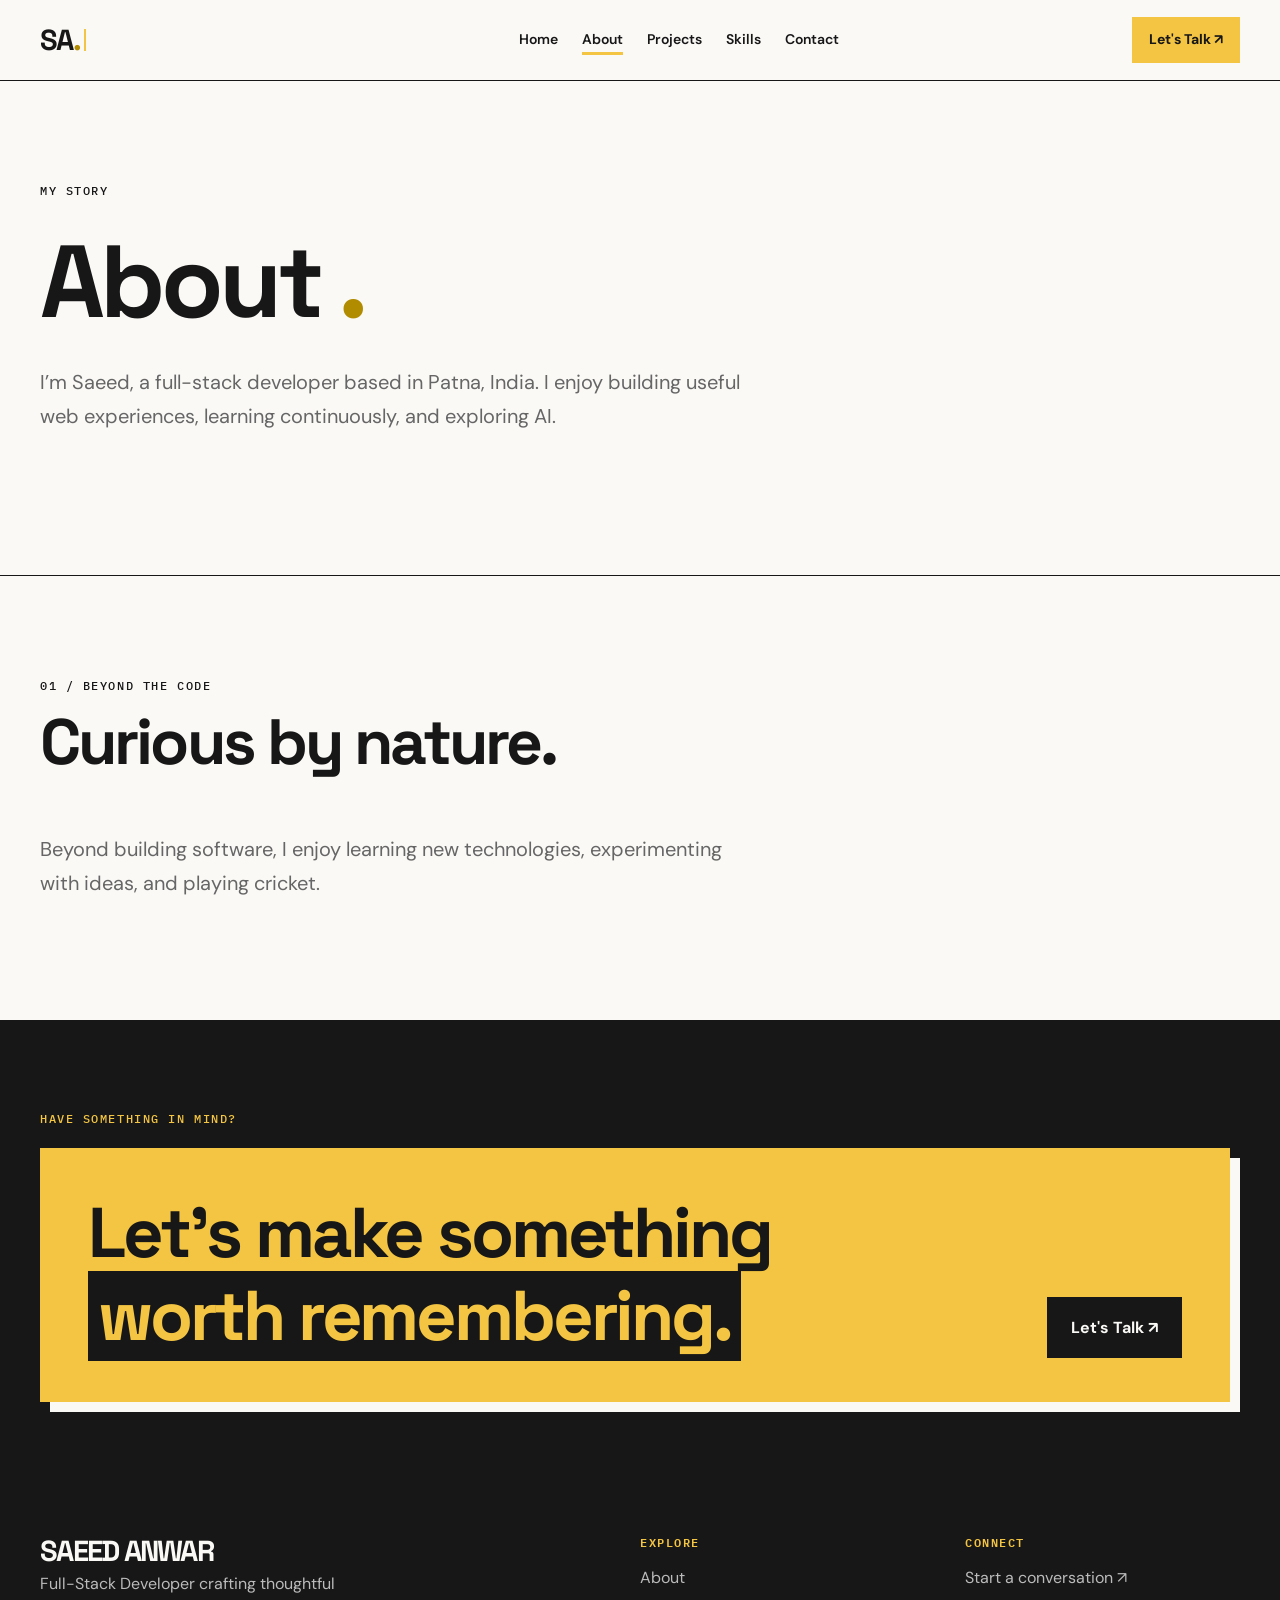
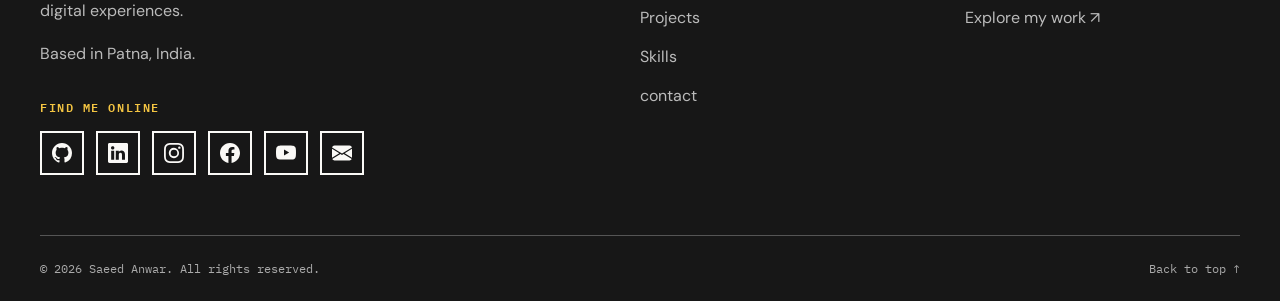
<file: about.html>
<!DOCTYPE html>
<html lang="en">
 <head>
  <meta charset="utf-8"/>
  <meta content="width=device-width, initial-scale=1.0" name="viewport"/>
  <meta content="#FAF9F6" name="theme-color"/>
  <title>
   About | Saeed Anwar
  </title>
  <meta content="I&rsquo;m Saeed, a full-stack developer based in Patna, India. I enjoy building useful web experiences, learning continuously, and exploring AI." name="description"/>
  <!-- Google Fonts -->
  <link href="https://fonts.googleapis.com" rel="preconnect"/>
  <link crossorigin="" href="https://fonts.gstatic.com" rel="preconnect"/>
  <link href="https://fonts.googleapis.com/css2?family=DM+Sans:wght@400;500;600;700&amp;family=IBM+Plex+Mono:wght@400;500;600&amp;family=Space+Grotesk:wght@400;500;600;700&amp;display=swap" rel="stylesheet"/>
  <!-- Global CSS -->
  <link href="css/style.css" rel="stylesheet"/>
  <link href="css/components.css" rel="stylesheet"/>
  <!-- Layout CSS -->
  <link href="css/navbar.css" rel="stylesheet"/>
  <link href="css/footer.css" rel="stylesheet"/>
  <!-- Homepage CSS -->
  <link href="css/sections.css" rel="stylesheet"/>
 </head>
 <body id="top">
  <a class="skip-link" href="#main">
   Skip to content
  </a>
  <!-- ==================================
       HEADER / NAVIGATION
  ================================== -->
  <header class="site-header">
   <div class="container header-inner">
    <a aria-label="Saeed Anwar - Home" class="logo logo--animated" data-logo-animation href="index.html"><span class="logo__sizer" aria-hidden="true">SAEED ANWAR<span class="logo__dot">.</span></span><span class="logo__display" aria-hidden="true"><span class="logo__typed">SA</span><span class="logo__dot">.</span><span class="logo__cursor"></span></span></a>
    <button aria-controls="site-nav" aria-expanded="false" aria-label="Toggle navigation" class="menu-toggle" type="button">
     ☰
    </button>
    <nav aria-label="Main navigation" class="site-nav" id="site-nav">
     <a href="index.html">
      Home
     </a>
     <a aria-current="page" href="about.html">
      About
     </a>
     <a href="projects.html">
      Projects
     </a>
     <a href="index.html#skills">
      Skills
     </a>
     <a href="index.html#contact">
      Contact
     </a>
    </nav>
    <a class="header-cta" href="index.html#contact">
     Let's Talk &nearrow;
    </a>
   </div>
  </header>
  <main id="main">
   <section aria-labelledby="page-heading" class="section page-intro">
    <div class="container">
     <p class="eyebrow">
      MY STORY
     </p>
     <h1 id="page-heading">
      About
      <span class="gold-dot">
       .
      </span>
     </h1>
     <p class="section-intro">
      I&rsquo;m Saeed, a full-stack developer based in Patna, India. I enjoy building useful web experiences, learning continuously, and exploring AI.
     </p>
    </div>
   </section>
   <section aria-labelledby="beyond-heading" class="section" id="beyond-code">
    <div class="container">
     <p class="eyebrow">
      01 / BEYOND THE CODE
     </p>
     <h2 id="beyond-heading">
      Curious by nature.
     </h2>
     <p class="section-intro">
      Beyond building software, I enjoy learning
          new technologies, experimenting with ideas,
          and playing cricket.
     </p>
    </div>
   </section>
  </main>
    <!-- ==================================
       FOOTER
  ================================== -->
  <footer class="site-footer">
   <div class="container">
    <p class="eyebrow">
     HAVE SOMETHING IN MIND?
    </p>
    <div class="footer-cta">
     <h2>
      Let's make something
      <span>
       worth remembering.
      </span>
     </h2>
     <a class="button" href="index.html#contact">
      Let's Talk &nearrow;
     </a>
    </div>
    <div class="footer-columns">
     <div>
      <a class="logo" href="index.html">
       SAEED ANWAR
      </a>
      <p>
       Full-Stack Developer crafting thoughtful
            digital experiences.
      </p>
      <p>
       Based in Patna, India.
      </p>
      <nav class="footer-social" aria-label="Social links">
        <h3>FIND ME ONLINE</h3>
        <ul>
          <li><a href="https://github.com/Saeed8271" target="_blank" rel="noopener noreferrer" aria-label="GitHub (opens in a new tab)" title="GitHub"><svg viewBox="0 0 16 16" width="20" height="20" fill="currentColor" aria-hidden="true" focusable="false"><path d="M8 0C3.58 0 0 3.58 0 8c0 3.54 2.29 6.53 5.47 7.59.4.07.55-.17.55-.38 0-.19-.01-.82-.01-1.49-2.01.37-2.53-.49-2.69-.94-.09-.23-.48-.94-.82-1.13-.28-.15-.68-.52-.01-.53.63-.01 1.08.58 1.23.82.72 1.21 1.87.87 2.33.66.07-.52.28-.87.51-1.07-1.78-.2-3.64-.89-3.64-3.95 0-.87.31-1.59.82-2.15-.08-.2-.36-1.02.08-2.12 0 0 .67-.21 2.2.82.64-.18 1.32-.27 2-.27s1.36.09 2 .27c1.53-1.04 2.2-.82 2.2-.82.44 1.1.16 1.92.08 2.12.51.56.82 1.27.82 2.15 0 3.07-1.87 3.75-3.65 3.95.29.25.54.73.54 1.48 0 1.07-.01 1.93-.01 2.2 0 .21.15.46.55.38A8.01 8.01 0 0 0 16 8c0-4.42-3.58-8-8-8"/></svg></a></li>
          <li><a href="https://www.linkedin.com/in/saeed-anwar-23450a2b9" target="_blank" rel="noopener noreferrer" aria-label="LinkedIn (opens in a new tab)" title="LinkedIn"><svg viewBox="0 0 16 16" width="20" height="20" fill="currentColor" aria-hidden="true" focusable="false"><path d="M0 1.146C0 .513.526 0 1.175 0h13.65C15.474 0 16 .513 16 1.146v13.708c0 .633-.526 1.146-1.175 1.146H1.175C.526 16 0 15.487 0 14.854zm4.943 12.248V6.169H2.542v7.225zm-1.2-8.212c.837 0 1.358-.554 1.358-1.248-.015-.709-.52-1.248-1.342-1.248S2.4 3.226 2.4 3.934c0 .694.521 1.248 1.327 1.248zm4.908 8.212V9.359c0-.216.016-.432.08-.586.173-.431.568-.878 1.232-.878.869 0 1.216.662 1.216 1.634v3.865h2.401V9.25c0-2.22-1.184-3.252-2.764-3.252-1.274 0-1.845.7-2.165 1.193v.025h-.016l.016-.025V6.169h-2.4c.03.678 0 7.225 0 7.225z"/></svg></a></li>
          <li><a href="https://www.instagram.com/saeedanwar2454" target="_blank" rel="noopener noreferrer" aria-label="Instagram (opens in a new tab)" title="Instagram"><svg viewBox="0 0 16 16" width="20" height="20" fill="currentColor" aria-hidden="true" focusable="false"><path d="M8 0C5.829 0 5.556.01 4.703.048 3.85.088 3.269.222 2.76.42a3.9 3.9 0 0 0-1.417.923A3.9 3.9 0 0 0 .42 2.76C.222 3.268.087 3.85.048 4.7.01 5.555 0 5.827 0 8.001c0 2.172.01 2.444.048 3.297.04.852.174 1.433.372 1.942.205.526.478.972.923 1.417.444.445.89.719 1.416.923.51.198 1.09.333 1.942.372C5.555 15.99 5.827 16 8 16s2.444-.01 3.298-.048c.851-.04 1.434-.174 1.943-.372a3.9 3.9 0 0 0 1.416-.923c.445-.445.718-.891.923-1.417.197-.509.332-1.09.372-1.942C15.99 10.445 16 10.173 16 8s-.01-2.445-.048-3.299c-.04-.851-.175-1.433-.372-1.941a3.9 3.9 0 0 0-.923-1.417A3.9 3.9 0 0 0 13.24.42c-.51-.198-1.092-.333-1.943-.372C10.443.01 10.172 0 7.998 0zm-.717 1.442h.718c2.136 0 2.389.007 3.232.046.78.035 1.204.166 1.486.275.373.145.64.319.92.599s.453.546.598.92c.11.281.24.705.275 1.485.039.843.047 1.096.047 3.231s-.008 2.389-.047 3.232c-.035.78-.166 1.203-.275 1.485a2.5 2.5 0 0 1-.599.919c-.28.28-.546.453-.92.598-.28.11-.704.24-1.485.276-.843.038-1.096.047-3.232.047s-2.39-.009-3.233-.047c-.78-.036-1.203-.166-1.485-.276a2.5 2.5 0 0 1-.92-.598 2.5 2.5 0 0 1-.6-.92c-.109-.281-.24-.705-.275-1.485-.038-.843-.046-1.096-.046-3.233s.008-2.388.046-3.231c.036-.78.166-1.204.276-1.486.145-.373.319-.64.599-.92s.546-.453.92-.598c.282-.11.705-.24 1.485-.276.738-.034 1.024-.044 2.515-.045zm4.988 1.328a.96.96 0 1 0 0 1.92.96.96 0 0 0 0-1.92m-4.27 1.122a4.109 4.109 0 1 0 0 8.217 4.109 4.109 0 0 0 0-8.217m0 1.441a2.667 2.667 0 1 1 0 5.334 2.667 2.667 0 0 1 0-5.334"/></svg></a></li>
          <li><a href="https://www.facebook.com/profile.php?id=100057642566554" target="_blank" rel="noopener noreferrer" aria-label="Facebook (opens in a new tab)" title="Facebook"><svg viewBox="0 0 16 16" width="20" height="20" fill="currentColor" aria-hidden="true" focusable="false"><path d="M16 8.049c0-4.446-3.582-8.05-8-8.05C3.58 0-.002 3.603-.002 8.05c0 4.017 2.926 7.347 6.75 7.951v-5.625h-2.03V8.05H6.75V6.275c0-2.017 1.195-3.131 3.022-3.131.876 0 1.791.157 1.791.157v1.98h-1.009c-.993 0-1.303.621-1.303 1.258v1.51h2.218l-.354 2.326H9.25V16c3.824-.604 6.75-3.934 6.75-7.951"/></svg></a></li>
          <li><a href="https://www.youtube.com/channel/UChybDHQz90WzUrB8wZB8Mdw" target="_blank" rel="noopener noreferrer" aria-label="YouTube (opens in a new tab)" title="YouTube"><svg viewBox="0 0 16 16" width="20" height="20" fill="currentColor" aria-hidden="true" focusable="false"><path d="M8.051 1.999h.089c.822.003 4.987.033 6.11.335a2.01 2.01 0 0 1 1.415 1.42c.101.38.172.883.22 1.402l.01.104.022.26.008.104c.065.914.073 1.77.074 1.957v.075c-.001.194-.01 1.108-.082 2.06l-.008.105-.009.104c-.05.572-.124 1.14-.235 1.558a2.01 2.01 0 0 1-1.415 1.42c-1.16.312-5.569.334-6.18.335h-.142c-.309 0-1.587-.006-2.927-.052l-.17-.006-.087-.004-.171-.007-.171-.007c-1.11-.049-2.167-.128-2.654-.26a2.01 2.01 0 0 1-1.415-1.419c-.111-.417-.185-.986-.235-1.558L.09 9.82l-.008-.104A31 31 0 0 1 0 7.68v-.123c.002-.215.01-.958.064-1.778l.007-.103.003-.052.008-.104.022-.26.01-.104c.048-.519.119-1.023.22-1.402a2.01 2.01 0 0 1 1.415-1.42c.487-.13 1.544-.21 2.654-.26l.17-.007.172-.006.086-.003.171-.007A100 100 0 0 1 7.858 2zM6.4 5.209v4.818l4.157-2.408z"/></svg></a></li>
          <li><a href="mailto:saeedanwar0930@gmail.com" aria-label="Email Saeed Anwar" title="Email"><svg viewBox="0 0 16 16" width="20" height="20" fill="currentColor" aria-hidden="true" focusable="false"><path d="M.05 3.555A2 2 0 0 1 2 2h12a2 2 0 0 1 1.95 1.555L8 8.414zM0 4.697v7.104l5.803-3.558zM6.761 8.83l-6.57 4.027A2 2 0 0 0 2 14h12a2 2 0 0 0 1.808-1.144l-6.57-4.027L8 9.586zm3.436-.586L16 11.801V4.697z"/></svg></a></li>
        </ul>
      </nav>
     </div>
     <div>
      <h3>
       EXPLORE
      </h3>
      <a href="about.html">
       About
      </a>
      <a href="projects.html">
       Projects
      </a>
      <a href="index.html#skills">
       Skills
      </a>
      <a href="index.html#contact">
       contact
      </a>
     </div>
     <div>
      <h3>
       CONNECT
      </h3>
      <a href="index.html#contact">
       Start a conversation &nearrow;
      </a>
      <a href="projects.html">
       Explore my work &nearrow;
      </a>
     </div>
    </div>
    <div class="footer-bottom">
     <span>
      &copy;
      <span data-year="">
      </span>
      Saeed Anwar.
          All rights reserved.
     </span>
     <a href="#top">
      Back to top &uarr;
     </a>
    </div>
   </div>
  </footer>
  <!-- JavaScript -->
  <script defer="" src="js/main.js">
  </script>
  <script defer="" src="js/navbar.js">
  </script>
 </body>
</html>
</file>
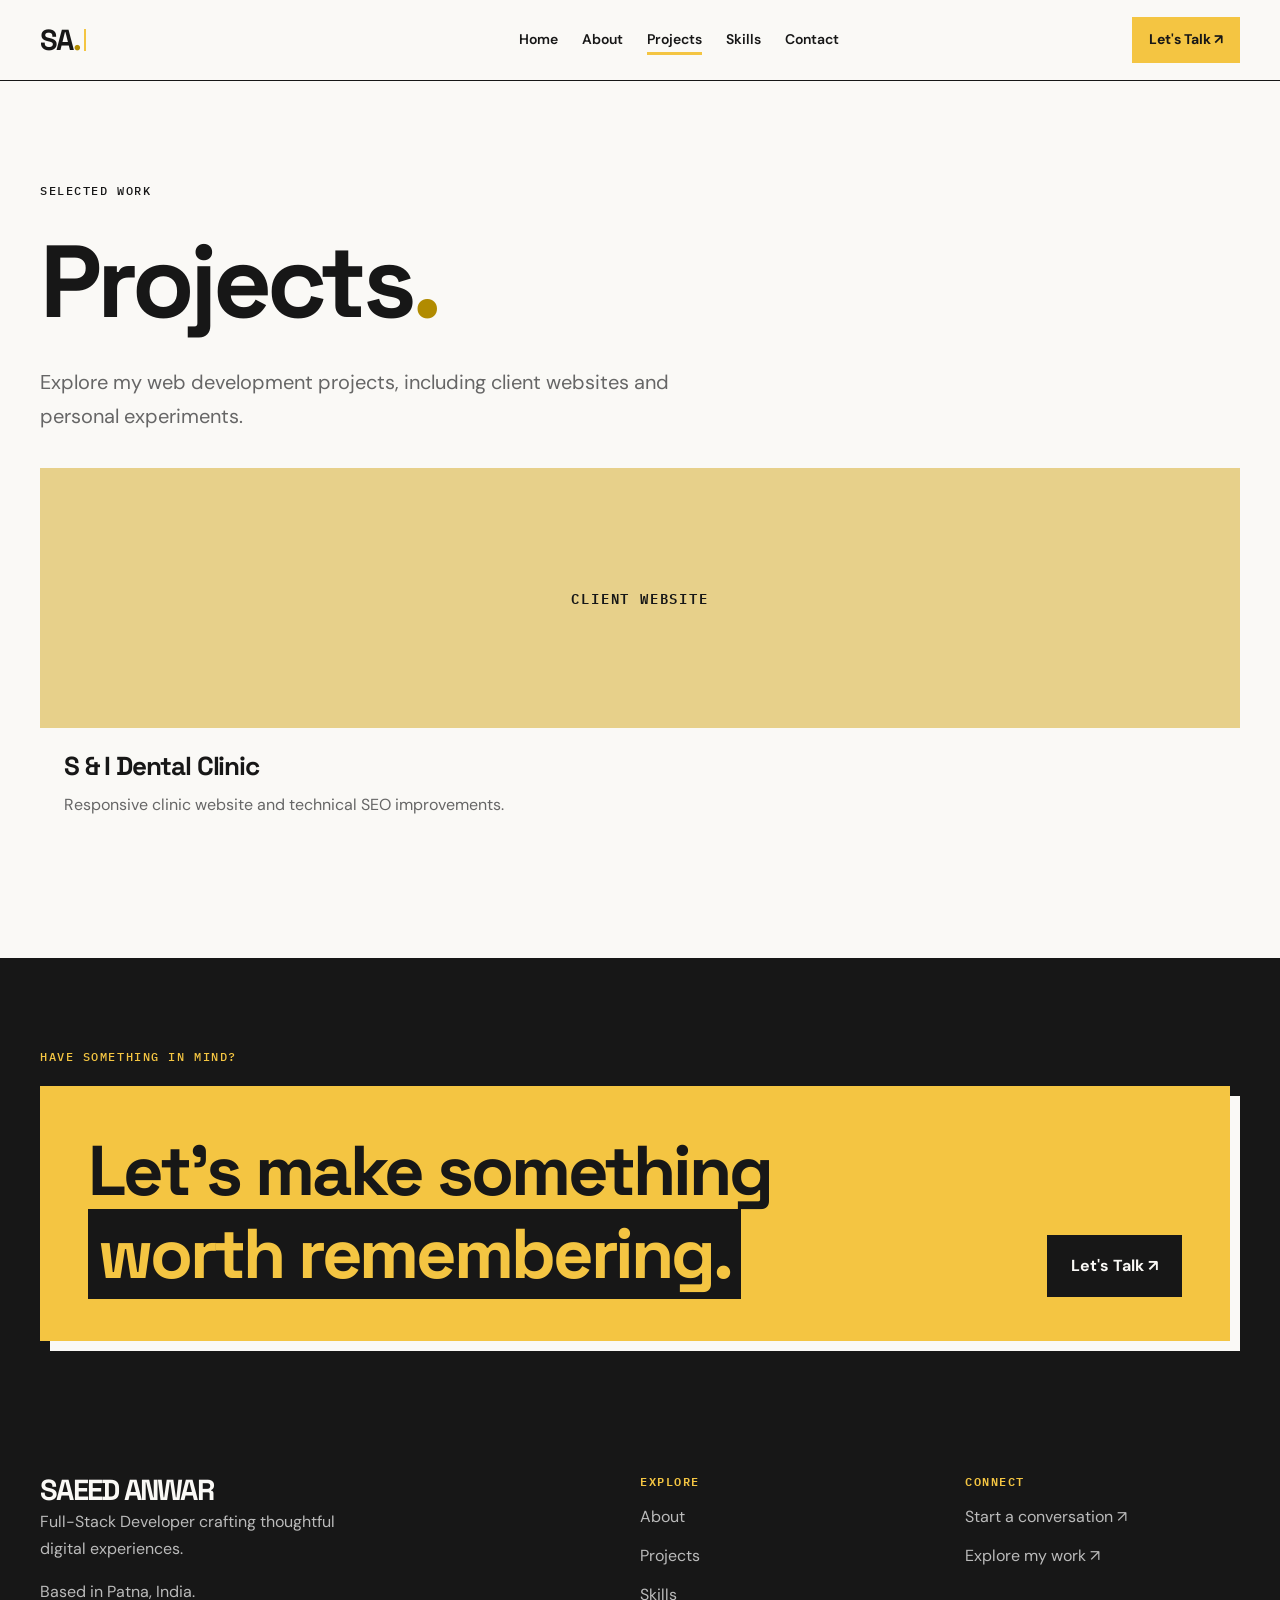
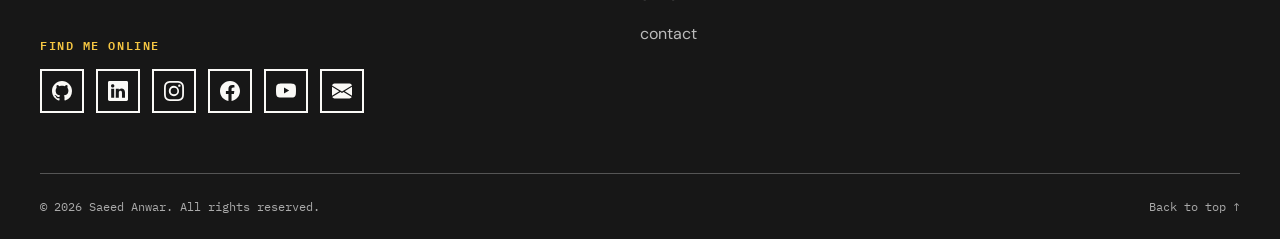
<file: projects.html>
<!doctype html>
<html lang="en">
<head>
<meta charset="utf-8">
<meta name="viewport" content="width=device-width,initial-scale=1">
<meta name="theme-color" content="#FAF9F6">
<title>Projects | Saeed Anwar</title>
<meta name="description" content="Saeed Anwar — Full-Stack Developer building modern web experiences.">
<link rel="preconnect" href="https://fonts.googleapis.com">
<link rel="preconnect" href="https://fonts.gstatic.com" crossorigin>
<link href="https://fonts.googleapis.com/css2?family=DM+Sans:wght@400;500;600;700&family=IBM+Plex+Mono:wght@400;500;600&family=Space+Grotesk:wght@400;500;600;700&display=swap" rel="stylesheet">
<link rel="stylesheet" href="css/style.css">
<link rel="stylesheet" href="css/components.css">
<link rel="stylesheet" href="css/navbar.css">
<link rel="stylesheet" href="css/footer.css">
<link rel="stylesheet" href="css/sections.css">
</head>
<body id="top">
<a class="skip-link" href="#main">Skip to content</a>

<header class="site-header">
<div class="container header-inner">
<a aria-label="Saeed Anwar - Home" class="logo logo--animated" data-logo-animation href="index.html"><span class="logo__sizer" aria-hidden="true">SAEED ANWAR<span class="logo__dot">.</span></span><span class="logo__display" aria-hidden="true"><span class="logo__typed">SA</span><span class="logo__dot">.</span><span class="logo__cursor"></span></span></a>
<button class="menu-toggle" aria-label="Toggle navigation" aria-expanded="false" aria-controls="site-nav">☰</button>
<nav id="site-nav" class="site-nav" aria-label="Main navigation"><a href="index.html">Home</a><a href="about.html">About</a><a href="projects.html">Projects</a><a href="index.html#skills">Skills</a><a href="index.html#contact">Contact</a></nav>
<a class="header-cta" href="index.html#contact">Let's Talk ↗</a>
</div>
</header>

<main id="main">
<section class="section page-intro">
<div class="container">
<p class="eyebrow">SELECTED WORK</p>
<h1>Projects<span class="gold-dot">.</span></h1>
<p class="section-intro">Explore my web development projects, including client websites and personal experiments.</p>
<div class="project-grid">
<article class="project-card">
<div class="project-art">CLIENT WEBSITE</div>
<div class="project-copy"><h2>S &amp; I Dental Clinic</h2><p>Responsive clinic website and technical SEO improvements.</p></div>
</article>
</div>
</div>
</section>
</main>

<footer class="site-footer">
<div class="container">
<p class="eyebrow">HAVE SOMETHING IN MIND?</p>
<div class="footer-cta">
<h2>Let's make something <span>worth remembering.</span></h2>
<a class="button" href="index.html#contact">Let's Talk ↗</a>
</div>
<div class="footer-columns">
<div>
<a class="logo" href="index.html">SAEED ANWAR</a>
<p>Full-Stack Developer crafting thoughtful digital experiences.</p>
<p>Based in Patna, India.</p>
<nav class="footer-social" aria-label="Social links">
<h3>FIND ME ONLINE</h3>
<ul>
<li><a href="https://github.com/Saeed8271" target="_blank" rel="noopener noreferrer" aria-label="GitHub (opens in a new tab)" title="GitHub"><svg viewBox="0 0 16 16" width="20" height="20" fill="currentColor" aria-hidden="true" focusable="false"><path d="M8 0C3.58 0 0 3.58 0 8c0 3.54 2.29 6.53 5.47 7.59.4.07.55-.17.55-.38 0-.19-.01-.82-.01-1.49-2.01.37-2.53-.49-2.69-.94-.09-.23-.48-.94-.82-1.13-.28-.15-.68-.52-.01-.53.63-.01 1.08.58 1.23.82.72 1.21 1.87.87 2.33.66.07-.52.28-.87.51-1.07-1.78-.2-3.64-.89-3.64-3.95 0-.87.31-1.59.82-2.15-.08-.2-.36-1.02.08-2.12 0 0 .67-.21 2.2.82.64-.18 1.32-.27 2-.27s1.36.09 2 .27c1.53-1.04 2.2-.82 2.2-.82.44 1.1.16 1.92.08 2.12.51.56.82 1.27.82 2.15 0 3.07-1.87 3.75-3.65 3.95.29.25.54.73.54 1.48 0 1.07-.01 1.93-.01 2.2 0 .21.15.46.55.38A8.01 8.01 0 0 0 16 8c0-4.42-3.58-8-8-8"/></svg></a></li>
<li><a href="https://www.linkedin.com/in/saeed-anwar-23450a2b9" target="_blank" rel="noopener noreferrer" aria-label="LinkedIn (opens in a new tab)" title="LinkedIn"><svg viewBox="0 0 16 16" width="20" height="20" fill="currentColor" aria-hidden="true" focusable="false"><path d="M0 1.146C0 .513.526 0 1.175 0h13.65C15.474 0 16 .513 16 1.146v13.708c0 .633-.526 1.146-1.175 1.146H1.175C.526 16 0 15.487 0 14.854zm4.943 12.248V6.169H2.542v7.225zm-1.2-8.212c.837 0 1.358-.554 1.358-1.248-.015-.709-.52-1.248-1.342-1.248S2.4 3.226 2.4 3.934c0 .694.521 1.248 1.327 1.248zm4.908 8.212V9.359c0-.216.016-.432.08-.586.173-.431.568-.878 1.232-.878.869 0 1.216.662 1.216 1.634v3.865h2.401V9.25c0-2.22-1.184-3.252-2.764-3.252-1.274 0-1.845.7-2.165 1.193v.025h-.016l.016-.025V6.169h-2.4c.03.678 0 7.225 0 7.225z"/></svg></a></li>
<li><a href="https://www.instagram.com/saeedanwar2454" target="_blank" rel="noopener noreferrer" aria-label="Instagram (opens in a new tab)" title="Instagram"><svg viewBox="0 0 16 16" width="20" height="20" fill="currentColor" aria-hidden="true" focusable="false"><path d="M8 0C5.829 0 5.556.01 4.703.048 3.85.088 3.269.222 2.76.42a3.9 3.9 0 0 0-1.417.923A3.9 3.9 0 0 0 .42 2.76C.222 3.268.087 3.85.048 4.7.01 5.555 0 5.827 0 8.001c0 2.172.01 2.444.048 3.297.04.852.174 1.433.372 1.942.205.526.478.972.923 1.417.444.445.89.719 1.416.923.51.198 1.09.333 1.942.372C5.555 15.99 5.827 16 8 16s2.444-.01 3.298-.048c.851-.04 1.434-.174 1.943-.372a3.9 3.9 0 0 0 1.416-.923c.445-.445.718-.891.923-1.417.197-.509.332-1.09.372-1.942C15.99 10.445 16 10.173 16 8s-.01-2.445-.048-3.299c-.04-.851-.175-1.433-.372-1.941a3.9 3.9 0 0 0-.923-1.417A3.9 3.9 0 0 0 13.24.42c-.51-.198-1.092-.333-1.943-.372C10.443.01 10.172 0 7.998 0zm-.717 1.442h.718c2.136 0 2.389.007 3.232.046.78.035 1.204.166 1.486.275.373.145.64.319.92.599s.453.546.598.92c.11.281.24.705.275 1.485.039.843.047 1.096.047 3.231s-.008 2.389-.047 3.232c-.035.78-.166 1.203-.275 1.485a2.5 2.5 0 0 1-.599.919c-.28.28-.546.453-.92.598-.28.11-.704.24-1.485.276-.843.038-1.096.047-3.232.047s-2.39-.009-3.233-.047c-.78-.036-1.203-.166-1.485-.276a2.5 2.5 0 0 1-.92-.598 2.5 2.5 0 0 1-.6-.92c-.109-.281-.24-.705-.275-1.485-.038-.843-.046-1.096-.046-3.233s.008-2.388.046-3.231c.036-.78.166-1.204.276-1.486.145-.373.319-.64.599-.92s.546-.453.92-.598c.282-.11.705-.24 1.485-.276.738-.034 1.024-.044 2.515-.045zm4.988 1.328a.96.96 0 1 0 0 1.92.96.96 0 0 0 0-1.92m-4.27 1.122a4.109 4.109 0 1 0 0 8.217 4.109 4.109 0 0 0 0-8.217m0 1.441a2.667 2.667 0 1 1 0 5.334 2.667 2.667 0 0 1 0-5.334"/></svg></a></li>
<li><a href="https://www.facebook.com/profile.php?id=100057642566554" target="_blank" rel="noopener noreferrer" aria-label="Facebook (opens in a new tab)" title="Facebook"><svg viewBox="0 0 16 16" width="20" height="20" fill="currentColor" aria-hidden="true" focusable="false"><path d="M16 8.049c0-4.446-3.582-8.05-8-8.05C3.58 0-.002 3.603-.002 8.05c0 4.017 2.926 7.347 6.75 7.951v-5.625h-2.03V8.05H6.75V6.275c0-2.017 1.195-3.131 3.022-3.131.876 0 1.791.157 1.791.157v1.98h-1.009c-.993 0-1.303.621-1.303 1.258v1.51h2.218l-.354 2.326H9.25V16c3.824-.604 6.75-3.934 6.75-7.951"/></svg></a></li>
<li><a href="https://www.youtube.com/channel/UChybDHQz90WzUrB8wZB8Mdw" target="_blank" rel="noopener noreferrer" aria-label="YouTube (opens in a new tab)" title="YouTube"><svg viewBox="0 0 16 16" width="20" height="20" fill="currentColor" aria-hidden="true" focusable="false"><path d="M8.051 1.999h.089c.822.003 4.987.033 6.11.335a2.01 2.01 0 0 1 1.415 1.42c.101.38.172.883.22 1.402l.01.104.022.26.008.104c.065.914.073 1.77.074 1.957v.075c-.001.194-.01 1.108-.082 2.06l-.008.105-.009.104c-.05.572-.124 1.14-.235 1.558a2.01 2.01 0 0 1-1.415 1.42c-1.16.312-5.569.334-6.18.335h-.142c-.309 0-1.587-.006-2.927-.052l-.17-.006-.087-.004-.171-.007-.171-.007c-1.11-.049-2.167-.128-2.654-.26a2.01 2.01 0 0 1-1.415-1.419c-.111-.417-.185-.986-.235-1.558L.09 9.82l-.008-.104A31 31 0 0 1 0 7.68v-.123c.002-.215.01-.958.064-1.778l.007-.103.003-.052.008-.104.022-.26.01-.104c.048-.519.119-1.023.22-1.402a2.01 2.01 0 0 1 1.415-1.42c.487-.13 1.544-.21 2.654-.26l.17-.007.172-.006.086-.003.171-.007A100 100 0 0 1 7.858 2zM6.4 5.209v4.818l4.157-2.408z"/></svg></a></li>
<li><a href="mailto:saeedanwar0930@gmail.com" aria-label="Email Saeed Anwar" title="Email"><svg viewBox="0 0 16 16" width="20" height="20" fill="currentColor" aria-hidden="true" focusable="false"><path d="M.05 3.555A2 2 0 0 1 2 2h12a2 2 0 0 1 1.95 1.555L8 8.414zM0 4.697v7.104l5.803-3.558zM6.761 8.83l-6.57 4.027A2 2 0 0 0 2 14h12a2 2 0 0 0 1.808-1.144l-6.57-4.027L8 9.586zm3.436-.586L16 11.801V4.697z"/></svg></a></li>
</ul>
</nav>
</div>
<div><h3>EXPLORE</h3><a href="about.html">About</a><a href="projects.html">Projects</a><a href="index.html#skills">Skills</a><a href="index.html#contact">contact</a></div>
<div><h3>CONNECT</h3><a href="index.html#contact">Start a conversation ↗</a><a href="projects.html">Explore my work ↗</a></div>
</div>
<div class="footer-bottom"><span>© <span data-year></span> Saeed Anwar. All rights reserved.</span><a href="#top">Back to top ↑</a></div>
</div>
</footer>

<script defer src="js/main.js"></script>
<script defer src="js/navbar.js"></script>
</body>
</html>
</file>
<file: css/style.css>
/* =========================================
   ROOT VARIABLES
========================================= */

:root {
  --color-gold: #F4C542;
  --color-mustard: #E9B92F;
  --color-ink: #171717;
  --color-paper: #FAF9F6;
  --color-muted: #666;

  --font-heading: "Space Grotesk", sans-serif;
  --font-body: "DM Sans", sans-serif;
  --font-mono: "IBM Plex Mono", monospace;

  --container-width: 1200px;
}

/* =========================================
   GLOBAL RESET
========================================= */

*,
*::before,
*::after {
  box-sizing: border-box;
}

/* =========================================
   HTML & SMOOTH SCROLLING
========================================= */

html {
  scroll-behavior: smooth;
  scroll-padding-top: 100px;
}

/* Prevent navbar from covering Skills heading */

#skills {
  scroll-margin-top: 100px;
}

/* =========================================
   BODY
========================================= */

body {
  margin: 0;
  background: var(--color-paper);
  color: var(--color-ink);
  font: 16px/1.7 var(--font-body);
}

/* =========================================
   TYPOGRAPHY
========================================= */

h1,
h2,
h3,
h4,
p {
  margin-top: 0;
}

h1,
h2,
h3,
h4 {
  font-family: var(--font-heading);
  line-height: 1.12;
  letter-spacing: -0.045em;
}

/* =========================================
   LINKS & IMAGES
========================================= */

a {
  color: inherit;
}

img {
  max-width: 100%;
  display: block;
}

/* =========================================
   CONTAINER
========================================= */

.container {
  width: min(
    calc(100% - 48px),
    var(--container-width)
  );

  margin-inline: auto;
}

/* =========================================
   SHARED SECTION LAYOUT
========================================= */

.section {
  padding: 100px 0;
  border-bottom: 1px solid var(--color-ink);
}

.eyebrow {
  font: 500 12px/1.6 var(--font-mono);
  letter-spacing: 0.13em;
  text-transform: uppercase;
}

.section h2 {
  font-size: clamp(38px, 5vw, 68px);
}

.section-intro {
  max-width: 700px;
  color: var(--color-muted);
  font-size: 20px;
}

/* =========================================
   SKIP TO CONTENT
========================================= */

.skip-link {
  position: absolute;
  top: -100px;
  left: 16px;
  padding: 12px;
  background: var(--color-gold);
  z-index: 100;
}

.skip-link:focus {
  top: 8px;
}

/* =========================================
   KEYBOARD ACCESSIBILITY
========================================= */

:focus-visible {
  outline: 3px solid var(--color-gold);
  outline-offset: 4px;
}

/* =========================================
   MOBILE
========================================= */

@media (max-width: 600px) {

  .container {
    width: min(
      calc(100% - 32px),
      var(--container-width)
    );
  }

  .section {
    padding: 65px 0;
  }

}

/* =========================================
   REDUCED MOTION ACCESSIBILITY
========================================= */

@media (prefers-reduced-motion: reduce) {

  html {
    scroll-behavior: auto;
  }

  *,
  *::before,
  *::after {
    animation-duration: 0.01ms !important;
    transition-duration: 0.01ms !important;
  }

}
</file>
<file: css/components.css>
.button{display:inline-flex;align-items:center;justify-content:center;gap:10px;padding:15px 22px;background:var(--color-gold);border:1px solid var(--color-ink);color:var(--color-ink);font-weight:700;text-decoration:none;transition:transform .2s,background .2s}.button:hover{transform:translateY(-2px);background:var(--color-mustard)}.button-outline{background:transparent}.button-outline:hover{background:var(--color-gold)}.gold-dot{color:#B18B00}.note{font-size:13px;color:var(--color-muted)}
</file>
<file: css/navbar.css>
.site-header{border-bottom:1px solid var(--color-ink);position:relative;z-index:10;background:var(--color-paper)}.header-inner{min-height:80px;display:flex;align-items:center;gap:30px;justify-content:space-between}.logo{font:700 29px var(--font-heading);letter-spacing:-.06em;text-decoration:none}.logo span{color:#B18B00}.site-nav{display:flex;align-items:center;gap:24px}.site-nav a{text-decoration:none;font-size:14px;font-weight:600}.site-nav a:hover,.site-nav a[aria-current=page]{text-decoration:underline;text-decoration-color:var(--color-gold);text-decoration-thickness:3px;text-underline-offset:7px}.header-cta{background:var(--color-gold);padding:11px 17px;text-decoration:none;font-weight:700;font-size:14px}.menu-toggle{display:none;background:transparent;border:1px solid var(--color-ink);padding:8px 12px;font-size:20px;cursor:pointer}@media(max-width:900px){.menu-toggle{display:block;margin-left:auto}.header-cta{display:none}.site-nav{display:none;position:absolute;top:100%;left:0;right:0;background:var(--color-paper);border-bottom:1px solid var(--color-ink);padding:20px 24px;flex-direction:column;align-items:flex-start}.site-nav.is-open{display:flex}}

/* ===== Animated header logo (header only; footer .logo is untouched) ===== */
.logo--animated{position:relative;display:inline-block;flex-shrink:0;white-space:nowrap;line-height:1.7}
.logo--animated span{color:inherit}
/* Invisible full-width copy: reserves the final width so nothing around it ever moves */
.logo__sizer{display:block;visibility:hidden;padding-right:calc(.14em + 2px);pointer-events:none;user-select:none}
.logo__display{position:absolute;top:0;left:0;bottom:0;display:flex;align-items:center;white-space:nowrap}
/* The typed text is a clipping window whose width glides between keystrokes */
.logo__typed{display:inline-block;overflow:hidden;white-space:nowrap;vertical-align:top;box-sizing:content-box;padding-right:.05em;margin-right:-.05em;will-change:width;transition:width var(--logo-ms,130ms) cubic-bezier(.3,.7,.2,1)}
.logo--animated .logo__dot{color:#B18B00}
.logo--animated .logo__cursor{width:2px;height:.78em;margin-left:.14em;background:var(--color-gold);opacity:0;flex:none}
.logo--animated.is-active .logo__cursor{opacity:1;animation:logo-blink 1.2s ease-in-out infinite}
.logo--animated.is-typing .logo__cursor{animation:none;opacity:1}
@keyframes logo-blink{0%,40%{opacity:1}60%,90%{opacity:0}100%{opacity:1}}

/* Slightly smaller on phones so the full name always fits beside the hamburger */
@media(max-width:600px){.logo--animated{font-size:26px}}
@media(max-width:360px){.logo--animated{font-size:22px}}

/* Reduced motion: plain static "SA." exactly like the original logo */
@media(prefers-reduced-motion:reduce){
  .logo--animated{line-height:inherit}
  .logo__sizer{display:none}
  .logo__display{position:static;display:inline}
  .logo__typed{display:inline;transition:none;padding:0;margin:0}
  .logo--animated .logo__cursor{display:none}
}

/* ===== Mobile menu: yellow panel + hamburger <-> cross toggle (<=900px) ===== */
@media(max-width:900px){
  /* Hide the ☰ glyph and draw the icon with CSS so it can morph into a cross */
  .menu-toggle{
    position:relative;width:46px;height:42px;padding:0;font-size:0;line-height:0;color:transparent;
    background:linear-gradient(var(--color-ink),var(--color-ink)) center/20px 2px no-repeat;
    transition:background-size .2s ease,background-color .2s ease;
  }
  .menu-toggle::before,.menu-toggle::after{
    content:"";position:absolute;left:50%;top:50%;width:20px;height:2px;margin:-1px 0 0 -10px;
    background:var(--color-ink);transition:transform .25s cubic-bezier(.3,.7,.2,1);
  }
  .menu-toggle::before{transform:translateY(-7px)}
  .menu-toggle::after{transform:translateY(7px)}
  .menu-toggle[aria-expanded="true"]{background-size:0 2px;background-color:var(--color-gold)}
  .menu-toggle[aria-expanded="true"]::before{transform:rotate(45deg)}
  .menu-toggle[aria-expanded="true"]::after{transform:rotate(-45deg)}

  /* Floating yellow card with a hard black offset shadow (matches the "What I do" card) */
  .site-nav{
    top:calc(100% + 16px);left:24px;right:34px;
    background:var(--color-gold);border:2px solid var(--color-ink);box-shadow:10px 10px 0 var(--color-ink);
    padding:24px 24px 24px;gap:18px;
  }
  .site-nav.is-open{animation:menu-in .22s ease-out}
  .site-nav a{color:var(--color-ink);font-family:var(--font-heading);font-size:20px;font-weight:700;letter-spacing:-.02em}
  .site-nav a:hover,.site-nav a[aria-current=page]{text-decoration-color:var(--color-ink)}

  /* "Let's Talk" button added under the links by navbar.js */
  .site-nav a.site-nav__cta,.site-nav a.site-nav__cta:hover{
    display:block;width:100%;margin-top:8px;padding:14px 18px;text-align:center;text-decoration:none;
    background:var(--color-ink);color:var(--color-paper);border:2px solid var(--color-ink);
    font:700 15px var(--font-body);letter-spacing:0;
    transition:background-color .2s ease,color .2s ease;
  }
  .site-nav a.site-nav__cta:hover,.site-nav a.site-nav__cta:focus-visible{background:var(--color-paper);color:var(--color-ink)}
}
@media(max-width:600px){.site-nav{left:16px;right:26px}}
@keyframes menu-in{from{opacity:0;transform:translateY(-6px)}to{opacity:1;transform:none}}
@media(min-width:901px){.site-nav__cta{display:none!important}}

/* ===== Navbar polish: sticky header, scroll progress, hover effects ===== */
html{scroll-padding-top:81px}
.site-header{position:sticky;top:0}
.site-header::after{content:"";position:absolute;left:0;bottom:-1px;width:100%;height:3px;background:var(--color-gold);transform:scaleX(var(--scroll,0));transform-origin:left center;pointer-events:none}

/* Desktop links: golden underline slides in from the left */
@media(min-width:901px){
  .site-nav a{padding-bottom:3px;margin-bottom:-3px;background:linear-gradient(var(--color-gold),var(--color-gold)) 0 100%/0 3px no-repeat;transition:background-size .28s cubic-bezier(.3,.7,.2,1)}
  .site-nav a:hover,.site-nav a:focus-visible,.site-nav a[aria-current=page]{text-decoration:none;background-size:100% 3px}
}

/* "Let's Talk" lifts with a hard shadow, like the cards */
.header-cta{transition:transform .2s cubic-bezier(.3,.7,.2,1),box-shadow .2s cubic-bezier(.3,.7,.2,1)}
.header-cta:hover,.header-cta:focus-visible{transform:translate(-2px,-2px);box-shadow:4px 4px 0 var(--color-ink)}
.header-cta:active{transform:none;box-shadow:none}

@media(max-width:900px) and (hover:hover){.menu-toggle:hover{background-color:var(--color-gold)}}
</file>
<file: css/footer.css>
.site-footer{background:var(--color-ink);color:var(--color-paper);padding-top:88px}.site-footer .eyebrow{color:var(--color-gold)}.footer-cta{display:flex;justify-content:space-between;align-items:end;gap:32px;padding:16px 0 75px;border-bottom:1px solid #555}.footer-cta h2{font-size:clamp(40px,5.5vw,76px);max-width:850px;margin:0}.footer-cta h2 span{color:var(--color-gold)}.footer-cta .button{flex-shrink:0}.footer-columns{display:grid;grid-template-columns:2fr 1fr 1fr;gap:50px;padding:60px 0}.footer-columns p{max-width:300px;color:#bbb}.footer-columns h3{font:600 12px var(--font-mono);letter-spacing:.13em}.footer-columns>div>a:not(.logo){display:block;color:#bbb;text-decoration:none;margin:12px 0}.footer-columns a:hover{color:var(--color-gold)}.footer-bottom{display:flex;justify-content:space-between;gap:20px;border-top:1px solid #555;padding:25px 0;color:#aaa;font:12px var(--font-mono)}.footer-bottom a{text-decoration:none}@media(max-width:700px){.site-footer{padding-top:60px}.footer-cta{align-items:flex-start;flex-direction:column}.footer-columns{grid-template-columns:1fr 1fr;gap:25px}.footer-columns>div:first-child{grid-column:1/-1}.footer-bottom{flex-direction:column}}

/* ===== Footer: match the yellow card + hard-shadow look (CSS only, HTML unchanged) ===== */
.site-footer .footer-cta{margin:20px 10px 70px 0;padding:44px 48px;background:var(--color-gold);color:var(--color-ink);border:0;box-shadow:10px 10px 0 var(--color-paper)}
.site-footer .footer-cta h2{line-height:1.18}
.site-footer .footer-cta h2 span{display:inline;background:var(--color-ink);color:var(--color-gold);padding:0 .14em;-webkit-box-decoration-break:clone;box-decoration-break:clone}
.site-footer .footer-cta .button{background:var(--color-ink);color:var(--color-paper);border:2px solid var(--color-ink);transition:transform .2s cubic-bezier(.3,.7,.2,1),box-shadow .2s cubic-bezier(.3,.7,.2,1),background-color .2s,color .2s}
.site-footer .footer-cta .button:hover,.site-footer .footer-cta .button:focus-visible{background:var(--color-paper);color:var(--color-ink);transform:translate(-2px,-2px);box-shadow:4px 4px 0 var(--color-ink)}
.site-footer .footer-cta .button:active{transform:none;box-shadow:none}
.site-footer .footer-cta .button:focus-visible{outline-color:var(--color-ink)}

.footer-columns h3{color:var(--color-gold)}
.footer-columns>div>a:not(.logo){transition:color .2s,transform .25s cubic-bezier(.3,.7,.2,1)}
.footer-columns>div>a:not(.logo):hover{transform:translateX(5px)}
.footer-bottom a{transition:color .2s}
.footer-bottom a:hover{color:var(--color-gold)}

@media(max-width:700px){
  .site-footer .footer-cta{margin:16px 6px 54px 0;padding:30px 24px;box-shadow:6px 6px 0 var(--color-paper)}
}
@media(prefers-reduced-motion:reduce){
  .footer-columns>div>a:not(.logo):hover,.site-footer .footer-cta .button:hover{transform:none}
}

/* ===== Footer social links ===== */
.footer-social{margin-top:30px}
.footer-social h3{margin:0 0 14px}
.footer-social ul{list-style:none;margin:0;padding:0;display:flex;flex-wrap:wrap;gap:12px}
.footer-columns .footer-social a{display:inline-flex;align-items:center;justify-content:center;width:44px;height:44px;border:2px solid var(--color-paper);color:var(--color-paper);transition:transform .2s cubic-bezier(.3,.7,.2,1),box-shadow .2s cubic-bezier(.3,.7,.2,1),background-color .2s,border-color .2s,color .2s}
.footer-social svg{display:block;width:20px;height:20px}
.footer-columns .footer-social a:hover,.footer-columns .footer-social a:focus-visible{background:var(--color-gold);border-color:var(--color-gold);color:var(--color-ink);transform:translate(-2px,-2px);box-shadow:3px 3px 0 var(--color-paper)}
.footer-columns .footer-social a:active{transform:none;box-shadow:none}
@media(prefers-reduced-motion:reduce){.footer-columns .footer-social a:hover,.footer-columns .footer-social a:focus-visible{transform:none}}
</file>
<file: css/sections.css>
/* =========================================
   SHARED SECTION HEADINGS
========================================= */

.section-heading {
  display: flex;
  justify-content: space-between;
  align-items: flex-end;
  gap: 24px;
  margin-bottom: 30px;
}

.section-heading h2 {
  margin: 0;
}

.section-heading a {
  color: var(--color-ink);
  font-weight: 700;
  text-decoration: none;
  white-space: nowrap;
  transition: color 0.25s ease;
}

.section-heading a:hover {
  color: #B18B00;
}

/* =========================================
   FEATURED PROJECTS — SHARED SECTION TEXT

   Card, carousel, and modal styles live in
   featured-projects.css
========================================= */

.featured-projects {
  background: var(--color-gold, #F4C542);
}

.featured-projects .section-heading {
  margin: 20px 0;
}

.featured-projects .section-heading h2 {
  font-family: var(--font-heading);
  font-size: clamp(38px, 5vw, 64px);
  line-height: 1.1;
  letter-spacing: -0.055em;
}

.view-all-link {
  padding-bottom: 5px;
  border-bottom: 2px solid var(--color-gold);
  font-size: 14px;
}

.projects-intro {
  max-width: 550px;
  margin: 0 0 48px;
  color: var(--color-muted);
  font-size: 16px;
  line-height: 1.8;
}

/* =========================================
   LEGACY PROJECT STYLES

   Retained for other pages if needed
========================================= */

.project-art {
  display: grid;
  place-items: center;
  min-height: 260px;
  background: #E7D08A;
  font: 600 14px var(--font-mono);
  letter-spacing: 0.13em;
}

.project-art-alt {
  background: #D9D9D4;
}

.project-copy {
  padding: 24px;
}

.project-copy h3,
.project-copy h2 {
  margin-bottom: 10px;
  font-size: 26px;
}

.project-copy p {
  color: var(--color-muted);
}

.project-copy span {
  font: 12px var(--font-mono);
}

/* =========================================
   SHARED TINTED BACKGROUND

   Used by the Skills Toolbox and
   potentially other sections
========================================= */

.section-tinted {
  background: #F1EEE6;
}

/* =========================================
   LEGACY THREE-COLUMN GRID

   Retained for compatibility with
   other pages
========================================= */

.three-grid {
  display: grid;
  grid-template-columns: repeat(3, minmax(0, 1fr));
  gap: 30px;
  margin-top: 35px;
}

.three-grid article {
  padding-top: 25px;
  border-top: 3px solid var(--color-ink);
}

.three-grid p {
  color: var(--color-muted);
  line-height: 1.8;
}

/* =========================================
   INNER PAGE INTRO
========================================= */

.page-intro {
  min-height: 55vh;
}

.page-intro h1 {
  margin: 25px 0;
  font-size: clamp(52px, 8vw, 110px);
}

.page-intro .section-intro {
  margin-bottom: 35px;
}

/* =========================================
   TABLET
========================================= */

@media (max-width: 900px) {
  .three-grid {
    gap: 22px;
  }
}

/* =========================================
   MOBILE
========================================= */

@media (max-width: 700px) {
  .three-grid {
    grid-template-columns: 1fr;
  }

  .section-heading {
    flex-direction: column;
    align-items: flex-start;
  }

  .projects-intro {
    margin-bottom: 32px;
  }
}

/* =========================================
   REDUCED MOTION ACCESSIBILITY
========================================= */

@media (prefers-reduced-motion: reduce) {
  .section-heading a {
    transition: none;
  }
}
</file>
